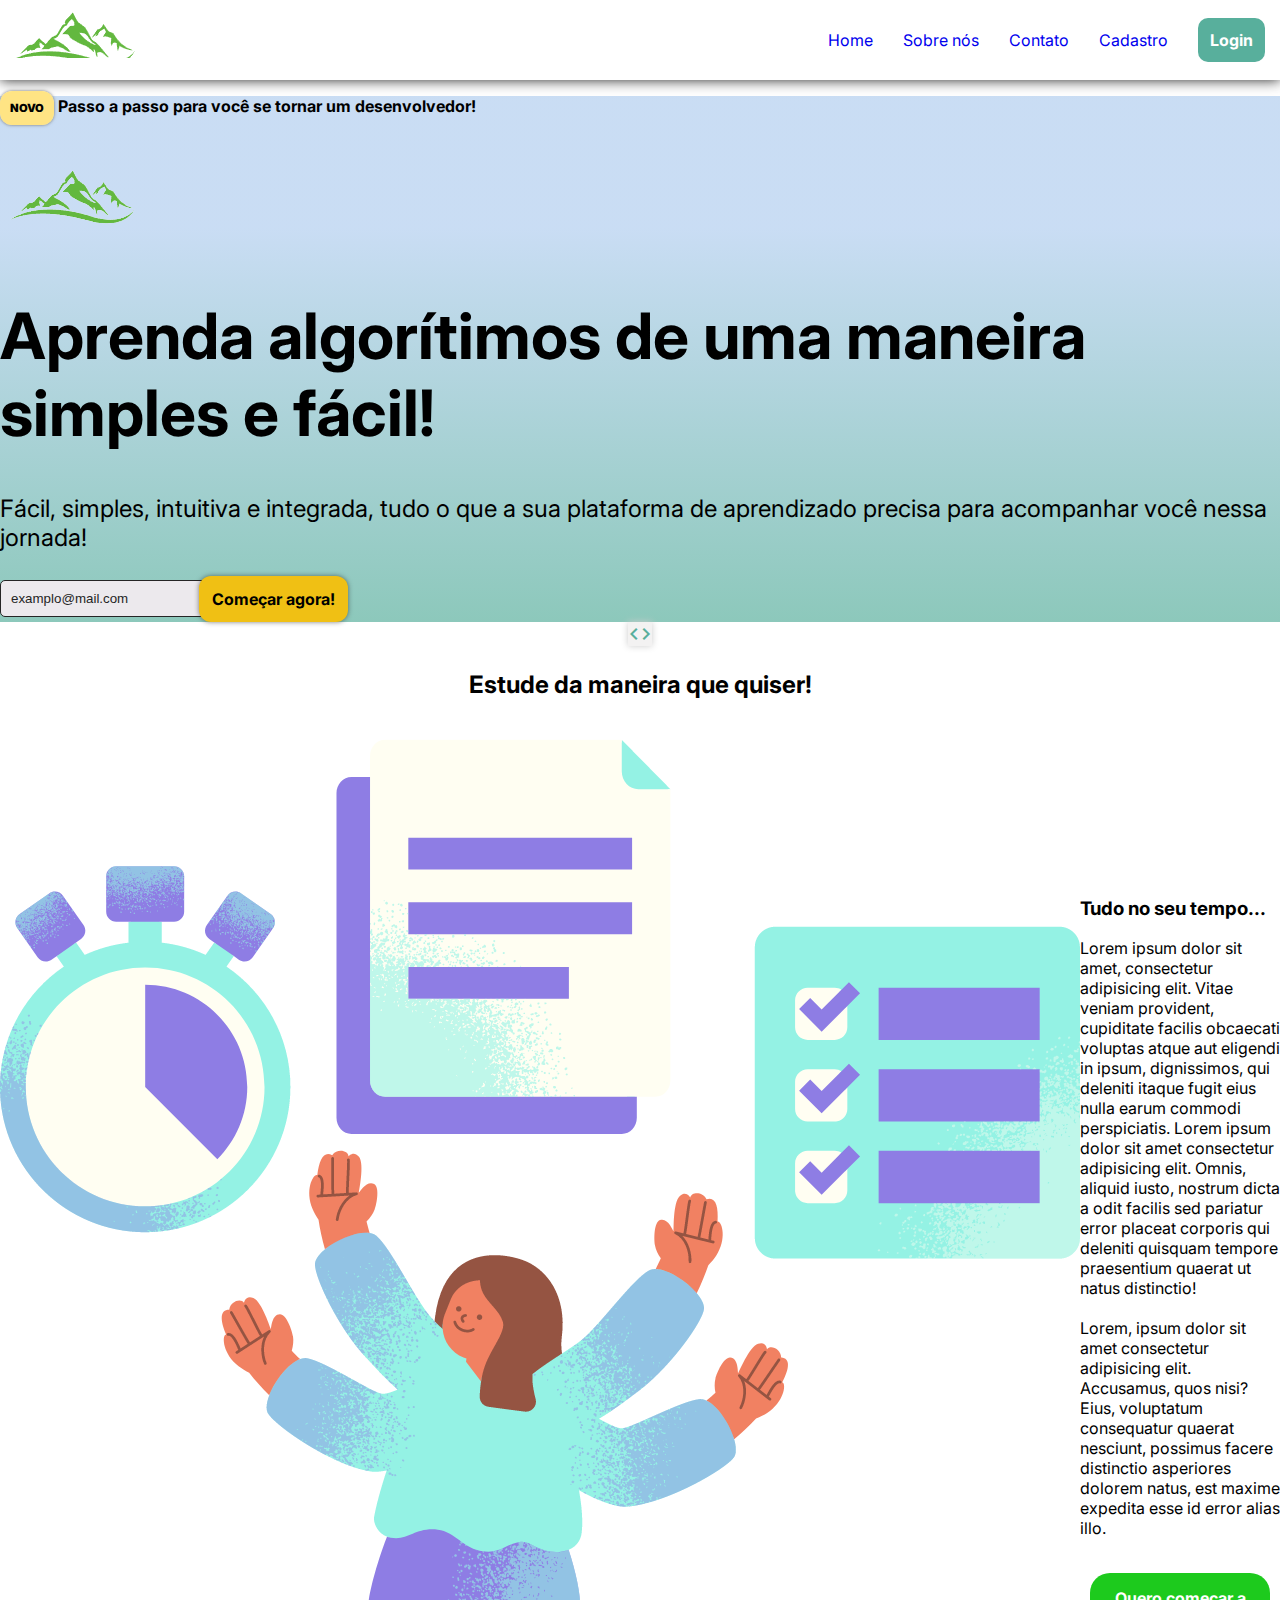
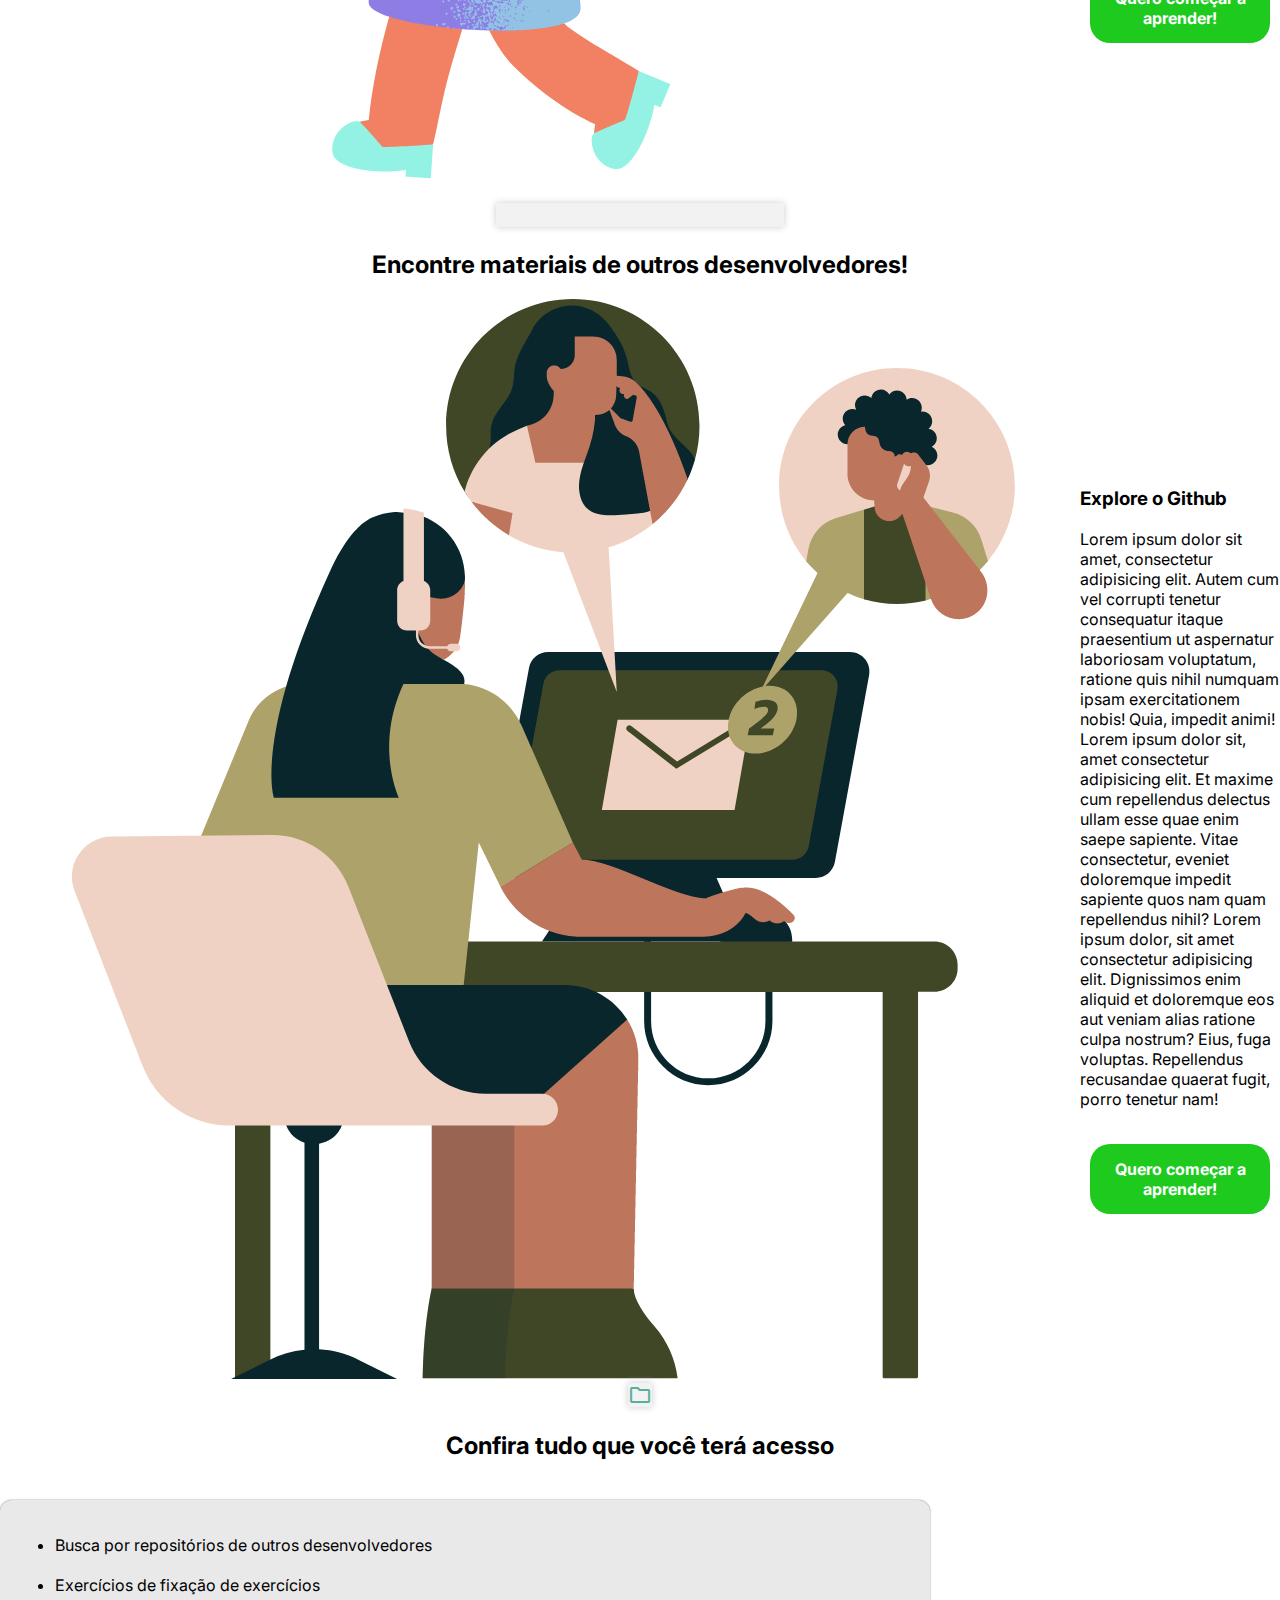
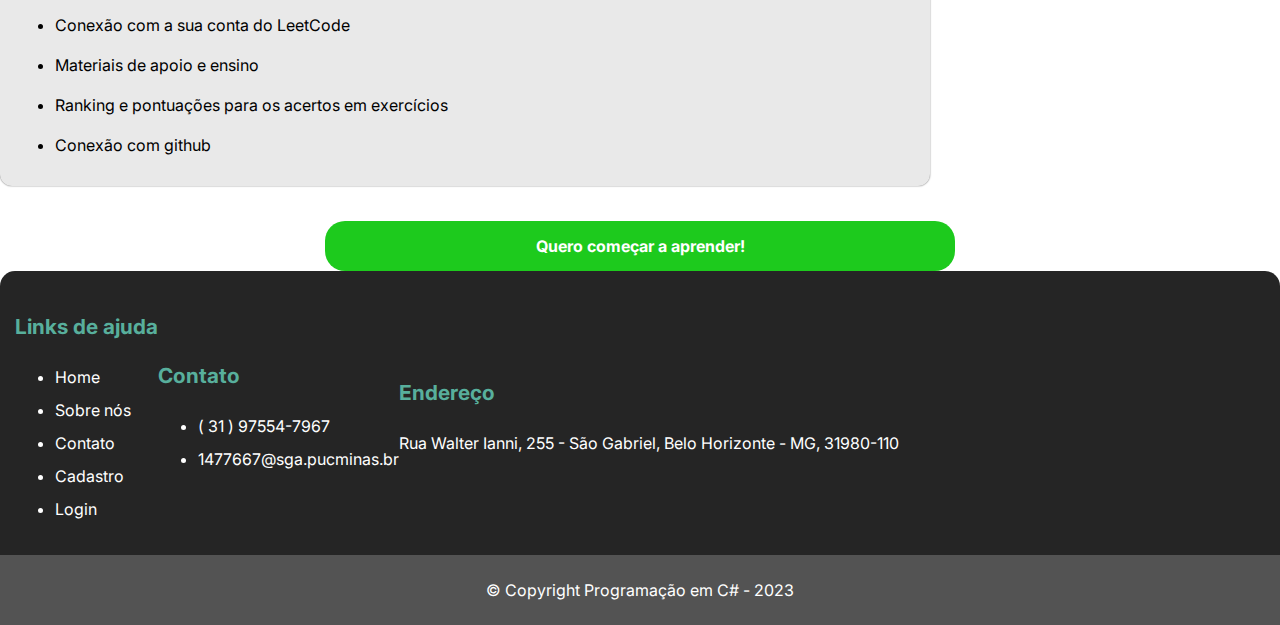
<file: codigo/index.html>
<!DOCTYPE html>
<html lang="pt-br">

<head>
    <meta charset="UTF-8">
    <meta http-equiv="X-UA-Compatible" content="IE=edge">
    <meta name="viewport" content="width=device-width, initial-scale=1.0">

    <link href="https://cdn.jsdelivr.net/npm/bootstrap@5.3.0/dist/css/bootstrap.min.css" rel="stylesheet" integrity="sha384-9ndCyUaIbzAi2FUVXJi0CjmCapSmO7SnpJef0486qhLnuZ2cdeRhO02iuK6FUUVM" crossorigin="anonymous">

    <!-- Links -->
    <link rel="stylesheet" href="global-styles/style.css"><!-- Global styles -->
    <link rel="stylesheet" href="header/assets/css/style.css"><!-- Header styles -->
    <link rel="stylesheet" href="pages-assets/home/css/style.css">
    <link rel="stylesheet" href="footer/css/style.css">

    <link rel="stylesheet" href="https://fonts.googleapis.com/icon?family=Material+Icons|Material+Icons+Outlined">

    <title>Programação em C#</title>
</head>

<body>
    <header>
        <div id="c-maxwidth-header">
            <div id="c-header-logo"></div>
            <span class="material-icons mob-hamburguer">
                menu
            </span>
            <nav>
                <ul>
                    <li>
                        <a href="index.html">
                            Home
                        </a> 
                    </li>
                    <li>
                        <a href="sobre-nos.html">
                            Sobre nós
                        </a>
                    </li>
                    <li>
                        <a href="contato.html">
                            Contato
                        </a>
                    </li>
                    <li>
                        <a href="cadastro.html">
                            Cadastro
                        </a>
                    </li>
                    <li>
                        <a class="login-btn-nav-header" href="login.html">
                            Login
                        </a>
                    </li>
                </ul>
            </nav>
        </div>
    </header>
    <main>
        <div class="bd-masthead py-5">
            <div class="container">
                <div class="text-center col-md-8 mx-auto">
                    <div>
                        <p id="warning-new-visitor">
                            <span id="badge-warning">NOVO</span> Passo a passo para você se tornar um desenvolvedor!
                        </p>
                    </div>
                    <div class="text-center my-5">                
                        <img alt="logotipo site" src="project-assets/logo-transparent.png" class="bg-light rounded-5">
                    </div>
                    <div>
                        <h1 class="fw-bolder" id="title-page">
                            Aprenda algorítimos de uma maneira simples e fácil!
                        </h1>
                        <p id="sub-title-page">
                            Fácil, simples, intuitiva e integrada, tudo o que a sua plataforma de aprendizado precisa para acompanhar você nessa jornada!
                        </p>
                        <div class="row my-5">
                            <div class="col-md-8 col-12 text-end">
                                <input placeholder="examplo@mail.com" id="i-mail-sign-up">
                            </div>
                            <div class="col-md-4 col-12 text-start">
                                <a id="link-to-sign-up">
                                    Começar agora!
                                </a>
                            </div>
                        </div>
                    </div>
                </div>            
            </div>
        </div>
        <div id="c-first-content" class="py-5 container col-md-8">
            <div class="desktop-center">
                <span class="material-icons p-3 rounded" style="background-color: #f3f2f2; color: #58AF9C;box-shadow: 0 0 0.3em #ccc;">
                    code
                </span>
                <h2 class="mt-4 fw-bolder w-md-50" style="color: black;">
                    Estude da maneira que quiser!
                </h2>
            </div>
            <div class="row">
                <div class="col-md-6 col-12 text-center">
                    <img alt="Imagem ilustrativa multi tarefa" src="project-assets/img-multi-tarefa.png" class="w-75">
                </div>
                <div class="col-md-6 col-12">
                    <h3 class="fw-bold mt-5">
                        Tudo no seu tempo...
                    </h3>
                    <p>
                        Lorem ipsum dolor sit amet, consectetur adipisicing elit. Vitae veniam provident, cupiditate facilis obcaecati voluptas atque aut eligendi in ipsum, dignissimos, qui deleniti itaque fugit eius nulla earum commodi perspiciatis.
                        Lorem ipsum dolor sit amet consectetur adipisicing elit. Omnis, aliquid iusto, nostrum dicta a odit facilis sed pariatur error placeat corporis qui deleniti quisquam tempore praesentium quaerat ut natus distinctio!
                        <br><br>
                        Lorem, ipsum dolor sit amet consectetur adipisicing elit. Accusamus, quos nisi? Eius, voluptatum consequatur quaerat nesciunt, possimus facere distinctio asperiores dolorem natus, est maxime expedita esse id error alias illo.
                    </p>
                    <a class="cta-button">
                        Quero começar a aprender!
                    </a>
                </div>                
            </div>
        </div>
        <div id="c-second-content" class="py-5 container col-md-8">
            <div class="desktop-center">
                <span class="material-icons  p-3 rounded" style="background-color: #f3f2f2; color: #58AF9C;box-shadow: 0 0 0.3em #ccc;">
                    account_tree
                </span>
                <h2 class="mt-4 fw-bolder w-md-50" style="color: #000;">
                    Encontre materiais de outros desenvolvedores!
                </h2>
            </div>
            <div class="row mt-5">
                <div class="col-md-6 col-12 text-center">
                    <img alt="Imagem ilustrativa para desenvolvedores" src="project-assets/other-users.png" class="w-75 mx-auto">
                </div>
                <div class="col-md-6 col-12">
                    <h3 class="fw-bold mt-5">
                        Explore o Github
                    </h3>
                    <p>
                        Lorem ipsum dolor sit amet, consectetur adipisicing elit. Autem cum vel corrupti tenetur consequatur itaque praesentium ut aspernatur laboriosam voluptatum, ratione quis nihil numquam ipsam exercitationem nobis! Quia, impedit animi!
                        Lorem ipsum dolor sit, amet consectetur adipisicing elit. Et maxime cum repellendus delectus ullam esse quae enim saepe sapiente. Vitae consectetur, eveniet doloremque impedit sapiente quos nam quam repellendus nihil?
                        Lorem ipsum dolor, sit amet consectetur adipisicing elit. Dignissimos enim aliquid et doloremque eos aut veniam alias ratione culpa nostrum? Eius, fuga voluptas. Repellendus recusandae quaerat fugit, porro tenetur nam!
                    </p>
                    <a class="cta-button">
                        Quero começar a aprender!
                    </a>
                </div>
            </div>
        </div>
        <div id="c-third-content" class="py-5 container">
            <div class="desktop-center">
                <span class="material-icons-outlined p-3 rounded" style="background-color: #f3f2f2; color: #58AF9C;box-shadow: 0 0 0.3em #ccc;">
                    folder
                </span>
                <h2 class="mt-4 fw-bolder w-md-50" style="color: #000;">
                    Confira tudo que você terá acesso
                </h2>
            </div>
            <div class="mx-auto" id="c-all-content-site">
                <ul>
                    <li>
                        Busca por repositórios de outros desenvolvedores
                    </li>
                    <li>
                        Exercícios de fixação de exercícios
                    </li>
                    <li>
                        Conexão com a sua conta do LeetCode
                    </li>
                    <li>
                        Materiais de apoio e ensino
                    </li>
                    <li>
                        Ranking e pontuações para os acertos em exercícios
                    </li>
                    <li>
                        Conexão com github
                    </li>
                </ul>
            </div>
            <a class="cta-button">
                Quero começar a aprender!
            </a>    
        </div>
    </main>
    <footer>
        <div id="c-footer-columns" class="row">
            <div class="column-footer col-md-3 col-12 mb-5" id="c-logo-footer">
            </div>
            <div class="column-footer col-md-3 col-12">
                <h4>
                    Links de ajuda
                </h4>
                <ul>
                    <li>
                        <a href="index.html">
                            Home
                        </a>
                    </li>
                    <li>
                        <a href="sobre-nos.html">
                            Sobre nós
                        </a>
                    </li>
                    <li>
                        <a href="contato.html">
                            Contato
                        </a>
                    </li>
                    <li>
                        <a href="cadastro.html">
                            Cadastro
                        </a>
                    </li>
                    <li>
                        <a href="login.html">
                            Login
                        </a>
                    </li>                    
                </ul>
            </div>
            <div class="column-footer col-md-3 col-12">
                <h4>
                    Contato
                </h4>
                <ul>
                    <li>
                        ( 31 ) 97554-7967
                    </li>
                    <li>
                        1477667@sga.pucminas.br
                    </li>
                </ul>
            </div>
            <div class="column-footer col-md-3 col-12">
                <h4>
                    Endereço
                </h4>
                <p style="color: white;">
                    Rua Walter Ianni, 255 - São Gabriel, Belo Horizonte - MG, 31980-110
                </p>
            </div>
        </div>
        <div class="copyright-footer">
            &copy; Copyright Programação em C# - 2023
        </div>
    </footer>
    <!-- Scripts -->
    <script type="text/javascript" src="header/assets/js/script.js"></script>
    <script type="text/javascript" src="pages-assets/home/js/home-script.js"></script>
</body>

</html>
</file>
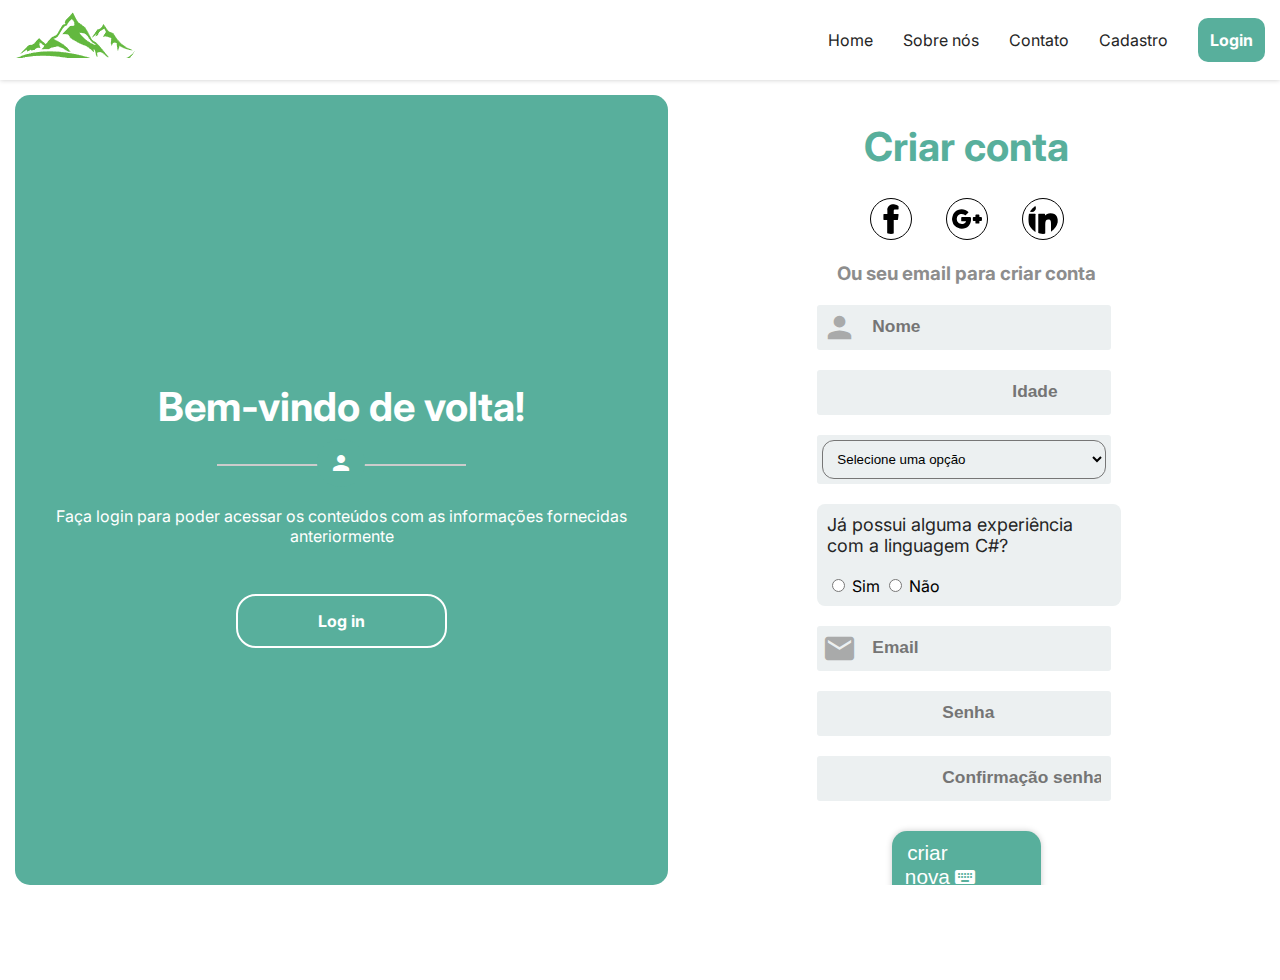
<file: codigo/cadastro.html>
<!DOCTYPE html>
<html lang="pt-br">
<head>

    <script>
        
        let session = sessionStorage.getItem( 'session' );
        
        if( session )
            window.location.href = 'conta.html'

    </script>

    <!-- Meta tags -->
    <meta charset="UTF-8">
    <meta http-equiv="X-UA-Compatible" content="IE=edge">
    <meta name="viewport" content="width=device-width, initial-scale=1.0">

    <link href="https://cdn.jsdelivr.net/npm/bootstrap@5.3.0/dist/css/bootstrap.min.css" rel="stylesheet" integrity="sha384-9ndCyUaIbzAi2FUVXJi0CjmCapSmO7SnpJef0486qhLnuZ2cdeRhO02iuK6FUUVM" crossorigin="anonymous">

    <!-- Links -->    
    <link rel="stylesheet" href="global-styles/style.css"><!-- Global styles -->
    <link rel="stylesheet" href="header/assets/css/style.css"><!-- Header styles -->
    <link rel="stylesheet" href="pages-assets/cadastro/css/style.css"><!-- Cadastro styles -->
    <link href="https://fonts.googleapis.com/icon?family=Material+Icons" rel="stylesheet"><!-- Material icons -->

    <title>Cadastro - Programação em C#</title>
</head>
<body>
    <header>
        <div id="c-maxwidth-header">
            <div id="c-header-logo"></div>
            <span class="material-icons mob-hamburguer">
                menu
            </span>
            <nav>
                <ul>
                    <li>
                        <a href="index.html">
                            Home
                        </a> 
                    </li>
                    <li>
                        <a href="sobre-nos.html">
                            Sobre nós
                        </a>
                    </li>
                    <li>
                        <a href="contato.html">
                            Contato
                        </a>
                    </li>
                    <li>
                        <a href="cadastro.html">
                            Cadastro
                        </a>
                    </li>
                    <li>
                        <a class="login-btn-nav-header" href="login.html">
                            Login
                        </a>
                    </li>
                </ul>
            </nav>
        </div>
    </header>
    <div class="container-fluid" style="height: 100%">
        <main class="row">
            <div id="login-call" class="col-md-4 col-12">
                <div id="c-login">
                    <h2 class="mb-4">
                        Bem-vindo de volta!
                    </h2>
                    <div class="divider-login">
                        <i class="material-icons" style="margin-left: -25px;">
                            person
                        </i>
                    </div>
                    <p>
                        Faça login para poder acessar os conteúdos com as informações fornecidas anteriormente
                    </p><br><br>
                    <a href="login.html">Log in</a>
                </div>            
            </div>
            <aside id="create-account-side" class="col-md-8 col-12">
                <div id="c-center-form-create-account">
                    <h1>
                        Criar conta
                    </h1>
                    <div id="c-social-login-types">
                        <object data="pages-assets/cadastro/imgs/social-icons/facebook-icon.svg" width="30" height="30"> </object>
                        <object data="pages-assets/cadastro/imgs/social-icons/google-icon.svg" width="30" height="30"> </object>
                        <object data="pages-assets/cadastro/imgs/social-icons/linkedin-icon.svg" width="30" height="30"> </object>
                    </div>
                    <h3 style="color:#8d8d8d">
                        Ou seu email para criar conta
                    </h3>
                    <form name="save-new-user">
                        <div class="c-input-account-new">
                            <i class="material-icons">
                                person
                            </i>
                            <input placeholder="Nome" id="nome-cadastro">
                        </div>
                        <div class="c-input-account-new">
                            <i class="material-icons">
                                badge
                            </i>
                            <input placeholder="Idade" value="" type="number" id="user-idade">
                        </div>
                        <div class="c-input-account-new">
                            <select id="s-escolaridade-options">
                                <option value="" disabled selected>Selecione uma opção</option>
                                <option value="ensino-fundamental">Ensino Fundamental</option>
                                <option value="ensino-medio">Ensino médio</option>
                                <option value="ensino-superior">Ensino Superior</option>
                                <option value="pos-graduacao">Pós Graduação</option>
                            </select>
                        </div>
                        <p style="text-align:start;background-color: #ECF0F1;padding: 10px;border-radius: 8px;width: 95%;">
                            <label for="experiencia-csharp" style="font-weight: 6   00;font-size: 18px;color:#252525">
                                Já possui alguma experiência com a linguagem C#?
                            </label><br><br>
                            <input type="radio" id="sim" name="experiencia-csharp" value="sim" required/>
                            <label for="sim">Sim</label>
                            <input type="radio" id="nao" name="experiencia-csharp" value="nao" required/>
                            <label for="nao">Não</label>
                        </p>
                        <div class="c-input-account-new">
                            <i class="material-icons">
                                mail
                            </i>
                            <input placeholder="Email" id="email-cadastro">
                        </div>
                        <div class="c-input-account-new">
                            <i class="material-icons">
                                key
                            </i>
                            <input placeholder="Senha" id="senha-cadastro" type="password">
                        </div>
                        <div class="c-input-account-new">
                            <i class="material-icons">
                                key
                            </i>
                            <input placeholder="Confirmação senha" id="confirm-senha-cadastro" type="password">
                        </div>
                        <button class="row" type="button" onclick="cadastrar()">
                            <span>criar nova conta</span>
                            <i class="material-icons">
                                keyboard_double_arrow_right
                            </i>
                        </button>
                    </form>
                </div>            
            </aside>
        </main>
    </div>    
    <!-- Scripts -->
    <script type="text/javascript" src="header/assets/js/script.js"></script>
    <script type="text/javascript" src="global/js/db-actions.js"></script>
    <script type="text/javascript" src="pages-assets/cadastro/js/script.js"></script>
</body>
</html>
</file>
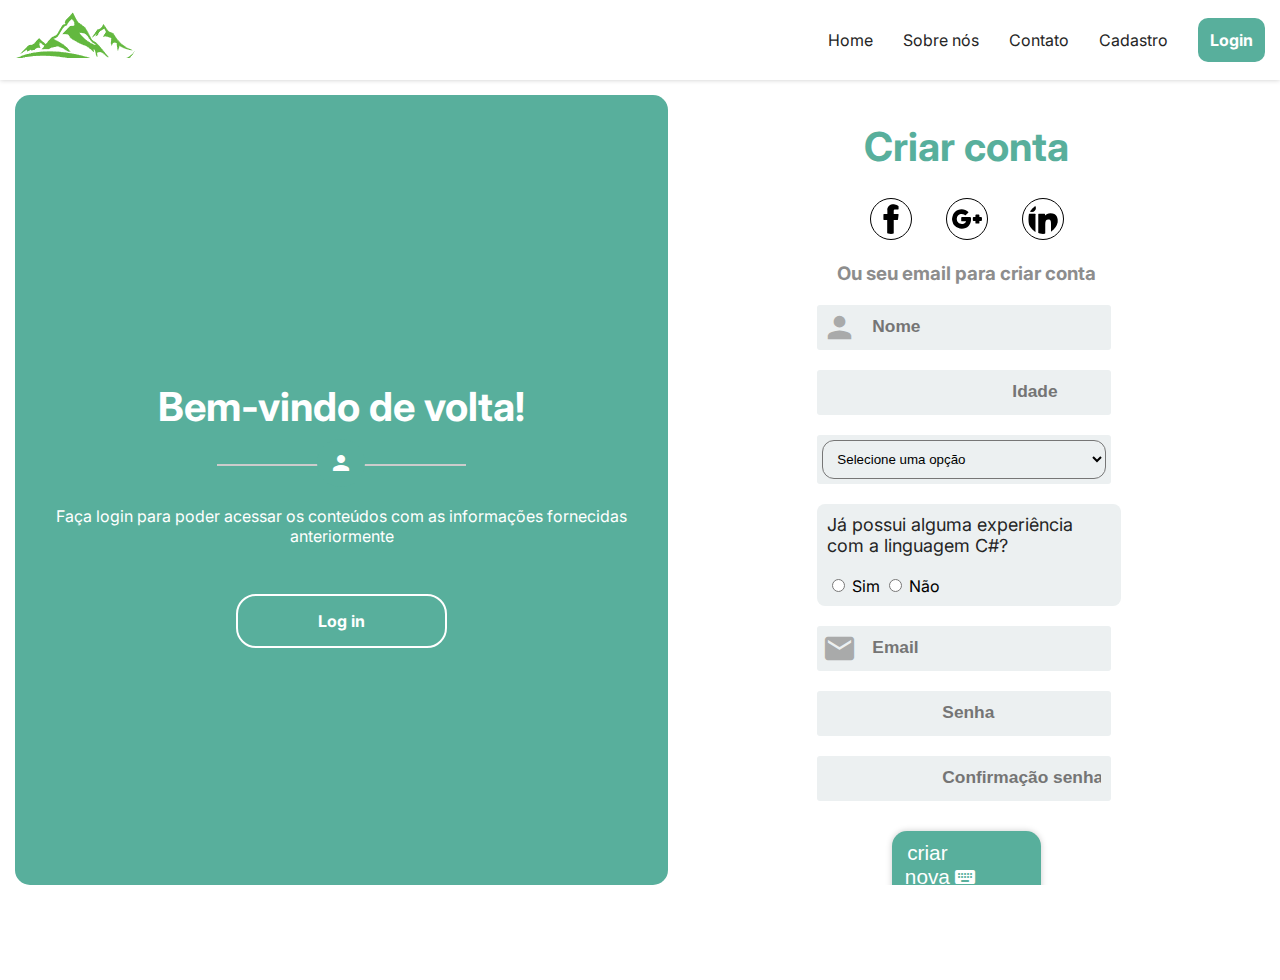
<file: codigo/conta.html>
<!DOCTYPE html>
<html lang="pt-br">
<head>

    <script type="text/javascript" src="global/js/db-actions.js"></script>
    <script type="text/javascript" src="global/js/User.js"></script>
    <script type="text/javascript" src="global/js/Conquistas.js"></script>
    <script id="check-session" type="text/javascript" src="pages-assets/conta/js/check-session.js"></script>

    <meta charset="UTF-8">
    <meta http-equiv="X-UA-Compatible" content="IE=edge">
    <meta name="viewport" content="width=device-width, initial-scale=1.0">
    <title>Minha conta</title>

    <!-- Estilos -->
    <link rel="stylesheet" href="global-styles/style.css"><!-- Global styles -->
    <link rel="stylesheet" href="header/assets/css/style.css">
    <link rel="stylesheet" href="pages-assets/conta/css/style.css">

    <link rel="stylesheet" href="https://fonts.googleapis.com/icon?family=Material+Icons">

    <!-- Bootstrap -->
    <link href="https://cdn.jsdelivr.net/npm/bootstrap@5.3.0-alpha3/dist/css/bootstrap.min.css" rel="stylesheet" integrity="sha384-KK94CHFLLe+nY2dmCWGMq91rCGa5gtU4mk92HdvYe+M/SXH301p5ILy+dN9+nJOZ" crossorigin="anonymous">

</head>
<body>
    <header>
        <div class="container">
            <div class="row justify-content-between align-content-center">
                <div class="col-6 d-flex align-content-center" style="flex-wrap: wrap;" id="c-menu-hamburguer">
                    <span class="material-icons hamburguer-conta d-inline-flex" style="width: 48px; height: 48px;font-size: 32px;" onclick="controll_view_dashboard(  )">
                        menu
                    </span>
                </div>
                <div class="col-6" id="c-logo-header-account">
                    <a href="../codigo/index.html">
                        <img alt="Logotipo site" src="project-assets/logo-transparent.png" style="height: 120px;margin-top: -30px;">
                    </a> 
                </div>
            </div>                       
        </div>
    </header>
    <div style="display:flex">
        <div id="nav-dash-conta">
            <div id="c-user-picture">
                <img alt="Avatar image cliente" src="https://api.dicebear.com/6.x/bottts/svg" id="user-avatar">
                <h2 id="name-client-sidebar">
                    Nome do cliente
                </h2>
            </div>
            <nav id="c-list-options-dash">
                <ul>
                    <li>
                        <a href="?content=meus-dados">
                            Meus dados
                        </a>
                        <i class="material-icons">
                            arrow_forward_ios
                        </i>
                    </li>
                    <li>
                        <a href="?content=respositorios">
                            Repositorios
                        </a>
                        <i class="material-icons">
                            arrow_forward_ios
                        </i>
                    </li>
                </ul>
            </nav>
        </div>
        <main id="main-dash-content">

        </main>
    </div>    
    <script src="https://cdn.jsdelivr.net/npm/bootstrap@5.3.0-alpha3/dist/js/bootstrap.bundle.min.js" integrity="sha384-ENjdO4Dr2bkBIFxQpeoTz1HIcje39Wm4jDKdf19U8gI4ddQ3GYNS7NTKfAdVQSZe" crossorigin="anonymous"></script>
    <script src="https://ajax.googleapis.com/ajax/libs/jquery/3.6.4/jquery.min.js"></script>    
    <script type="text/javascript" src="pages-assets/conta/js/script.js"></script>
</body>
</html>
</file>
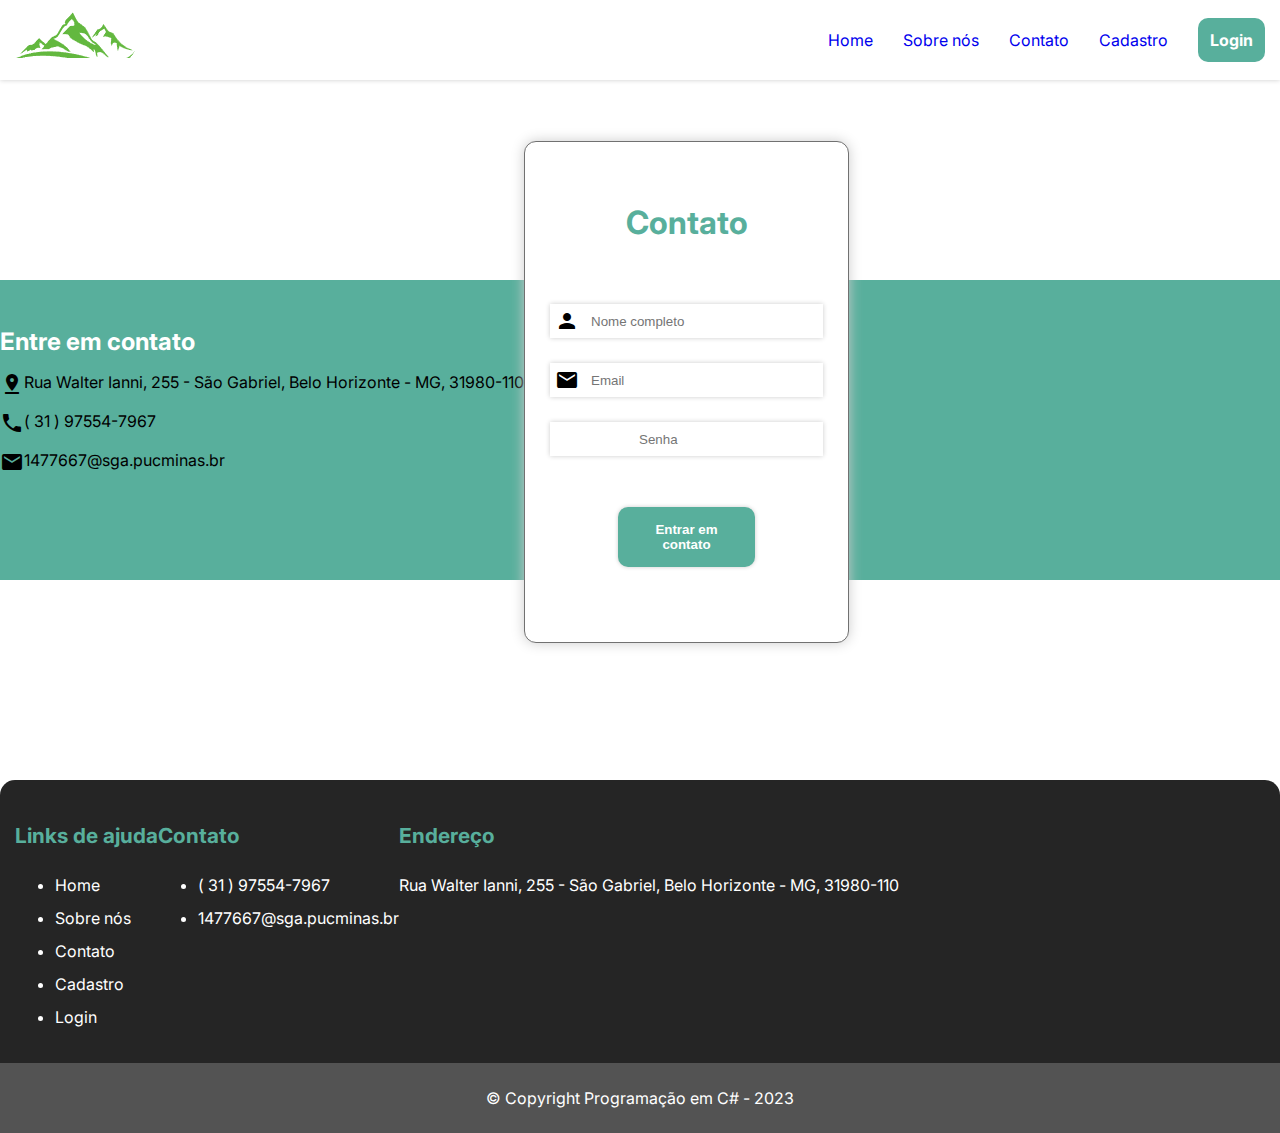
<file: codigo/contato.html>
<!DOCTYPE html>
<html lang="pt-br">
<head>
    <meta charset="UTF-8">
    <meta http-equiv="X-UA-Compatible" content="IE=edge">
    <meta name="viewport" content="width=device-width, initial-scale=1.0">

    <link href="https://cdn.jsdelivr.net/npm/bootstrap@5.3.0/dist/css/bootstrap.min.css" rel="stylesheet" integrity="sha384-9ndCyUaIbzAi2FUVXJi0CjmCapSmO7SnpJef0486qhLnuZ2cdeRhO02iuK6FUUVM" crossorigin="anonymous">

    <!-- Links -->
    <link rel="stylesheet" href="global-styles/style.css"><!-- Global styles -->
    <link rel="stylesheet" href="header/assets/css/style.css"><!-- Header styles -->
    <link rel="stylesheet" href="pages-assets/contato/css/style.css">
    <link rel="stylesheet" href="footer/css/style.css">

    <link rel="stylesheet" href="https://fonts.googleapis.com/icon?family=Material+Icons">

    <title>Document</title>
</head>
<body>
    <header>
        <div id="c-maxwidth-header">
            <div id="c-header-logo"></div>
            <span class="material-icons mob-hamburguer">
                menu
            </span>
            <nav>
                <ul>
                    <li>
                        <a href="index.html">
                            Home
                        </a> 
                    </li>
                    <li>
                        <a href="sobre-nos.html">
                            Sobre nós
                        </a>
                    </li>
                    <li>
                        <a href="contato.html">
                            Contato
                        </a>
                    </li>
                    <li>
                        <a href="cadastro.html">
                            Cadastro
                        </a>
                    </li>
                    <li>
                        <a class="login-btn-nav-header" href="login.html">
                            Login
                        </a>
                    </li>
                </ul>
            </nav>
        </div>
    </header>
    <main>
        <div id="c-contato">
            <div style="max-width:1300px;margin:auto;align-items: center;height: 100%;" class="row">
                <div id="c-info-contato" class="col-md-8 col-12">
                    <h1>
                        Entre em contato
                    </h1>
                    <div class="c-contact-types row">
                        <i class="material-icons">
                            pin_drop
                        </i>
                        <span>
                            Rua Walter Ianni, 255 - São Gabriel, Belo Horizonte - MG, 31980-110
                        </span>
                    </div>  
                    <div class="c-contact-types row">
                        <i class="material-icons">
                            call
                        </i>
                        <span>
                            ( 31 ) 97554-7967
                        </span>
                    </div>
                    <div class="c-contact-types row">
                        <i class="material-icons">
                            mail
                        </i>
                        <span>
                            1477667@sga.pucminas.br
                        </span>
                    </div>  
                </div>
                <div id="c-form-contato" class="col-md-4 col-12">
                    <form name="form-contato-site">
                        <h1>
                            Contato
                        </h1>
                        <div class="c-input-form row">
                            <i class="material-icons">
                                person
                            </i>
                            <input placeholder="Nome completo" value="" id="nome-user-contato">
                        </div>
                        <div class="c-input-form row">
                            <i class="material-icons">
                                mail
                            </i>
                            <input placeholder="Email" value="" id="nome-user-contato">
                        </div>
                        <div class="c-input-form row">
                            <i class="material-icons">
                                key
                            </i>
                            <input placeholder="Senha" value="" id="nome-user-contato">
                        </div>
                        <div class="c-button-contato">
                            <button>
                                Entrar em contato
                            </button>
                        </div>
                    </form>
                </div>
            </div>            
        </div>
    </main>
    <footer>
        <div id="c-footer-columns" class="row">
            <div class="column-footer mb-5 col-md-3 col-12" id="c-logo-footer">
            </div>
            <div class="column-footer col-md-3 col-12">
                <h4>
                    Links de ajuda
                </h4>
                <ul>
                    <li>
                        <a href="index.html">
                            Home
                        </a>
                    </li>
                    <li>
                        <a href="sobre-nos.html">
                            Sobre nós
                        </a>
                    </li>
                    <li>
                        <a href="contato.html">
                            Contato
                        </a>
                    </li>
                    <li>
                        <a href="cadastro.html">
                            Cadastro
                        </a>
                    </li>
                    <li>
                        <a href="login.html">
                            Login
                        </a>
                    </li>                    
                </ul>
            </div>
            <div class="column-footer col-md-3 col-12">
                <h4>
                    Contato
                </h4>
                <ul>
                    <li>
                        ( 31 ) 97554-7967
                    </li>
                    <li>
                        1477667@sga.pucminas.br
                    </li>
                </ul>
            </div>
            <div class="column-footer col-md-3 col-12">
                <h4>
                    Endereço
                </h4>
                <p style="color: white;">
                    Rua Walter Ianni, 255 - São Gabriel, Belo Horizonte - MG, 31980-110
                </p>
            </div>
        </div>
        <div class="copyright-footer">
            &copy; Copyright Programação em C# - 2023
        </div>
    </footer>
    <!-- Scripts -->
    <script type="text/javascript" src="header/assets/js/script.js"></script>
</body>
</html>
</file>
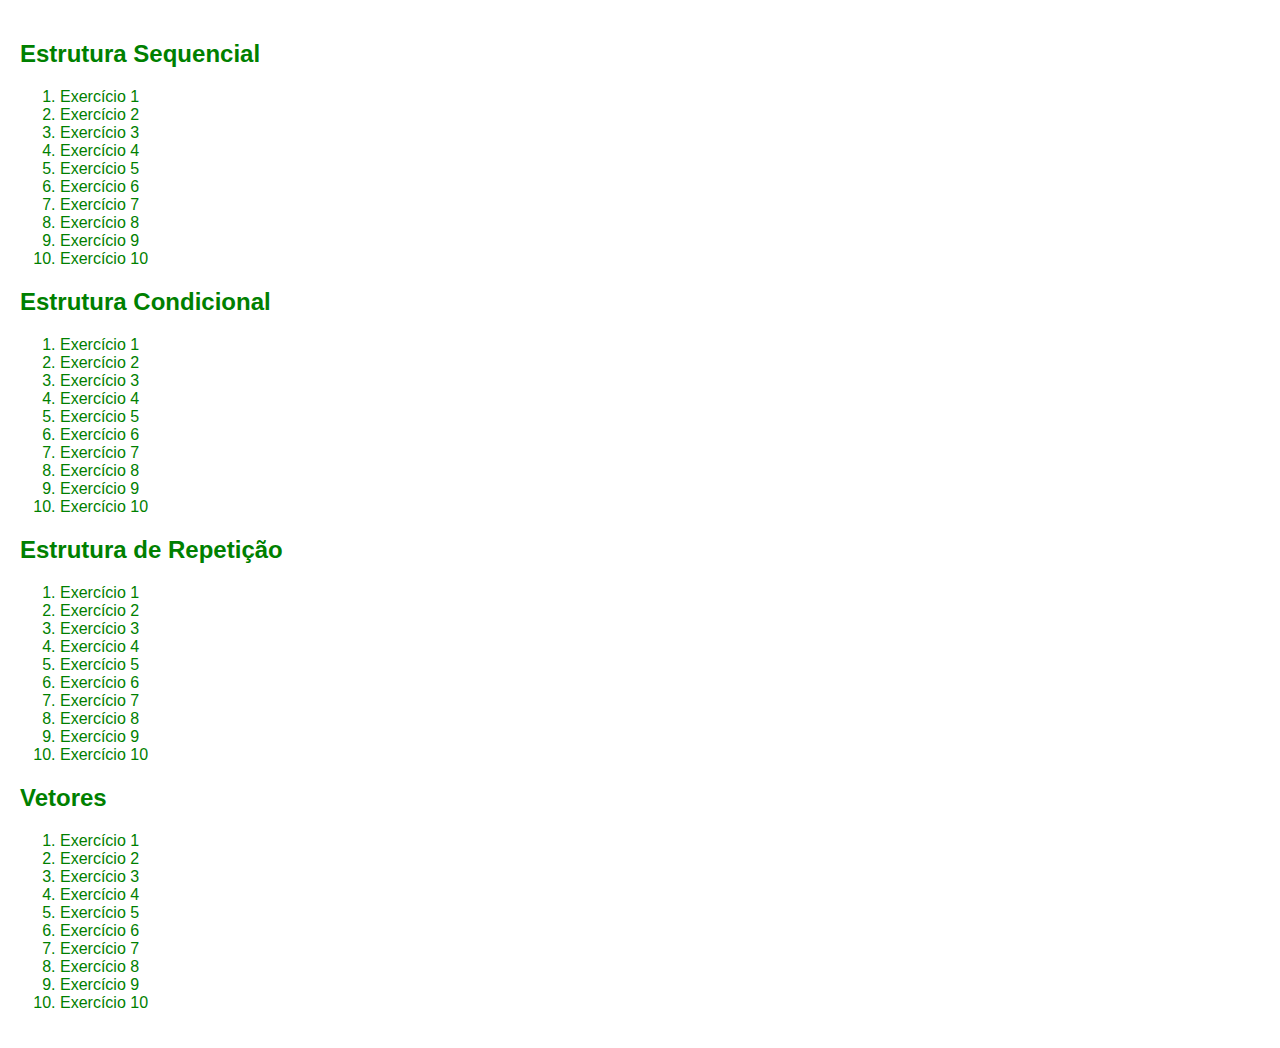
<file: codigo/danilo.html>
<!DOCTYPE html>
<html>
  <head>
    <title>Exercícios</title>
    <style>
      body {
        font-family: Arial, sans-serif;
        margin: 0;
        padding: 0;
      }
      #exercicios {
        background-color: white;
        color: green;
        padding: 20px;
      }
      h2 {
        margin-top: 20px;
      }
    </style>
  </head>
  <body>
    <div id="exercicios"></div>

    <script>
      const exercicios = {
        "Estrutura Sequencial": [
          "Exercício 1",
          "Exercício 2",
          "Exercício 3",
          "Exercício 4",
          "Exercício 5",
          "Exercício 6",
          "Exercício 7",
          "Exercício 8",
          "Exercício 9",
          "Exercício 10"
        ],
        "Estrutura Condicional": [
          "Exercício 1",
          "Exercício 2",
          "Exercício 3",
          "Exercício 4",
          "Exercício 5",
          "Exercício 6",
          "Exercício 7",
          "Exercício 8",
          "Exercício 9",
          "Exercício 10"
        ],
        "Estrutura de Repetição": [
          "Exercício 1",
          "Exercício 2",
          "Exercício 3",
          "Exercício 4",
          "Exercício 5",
          "Exercício 6",
          "Exercício 7",
          "Exercício 8",
          "Exercício 9",
          "Exercício 10"
        ],
        Vetores: [
          "Exercício 1",
          "Exercício 2",
          "Exercício 3",
          "Exercício 4",
          "Exercício 5",
          "Exercício 6",
          "Exercício 7",
          "Exercício 8",
          "Exercício 9",
          "Exercício 10"
        ]
      };

      const listaExercicios = document.getElementById("exercicios");

      for (const categoria in exercicios) {
        const tituloCategoria = document.createElement("h2");
        tituloCategoria.textContent = categoria;

        const listaExerciciosCategoria = document.createElement("ol");

        exercicios[categoria].forEach(exercicio => {
          const itemListaExercicios = document.createElement("li");
          itemListaExercicios.textContent = exercicio;
          listaExerciciosCategoria.appendChild(itemListaExercicios);
        });

        listaExercicios.appendChild(tituloCategoria);
        listaExercicios.appendChild(listaExerciciosCategoria);
      }
    </script>
  </body>
</html>
</file>
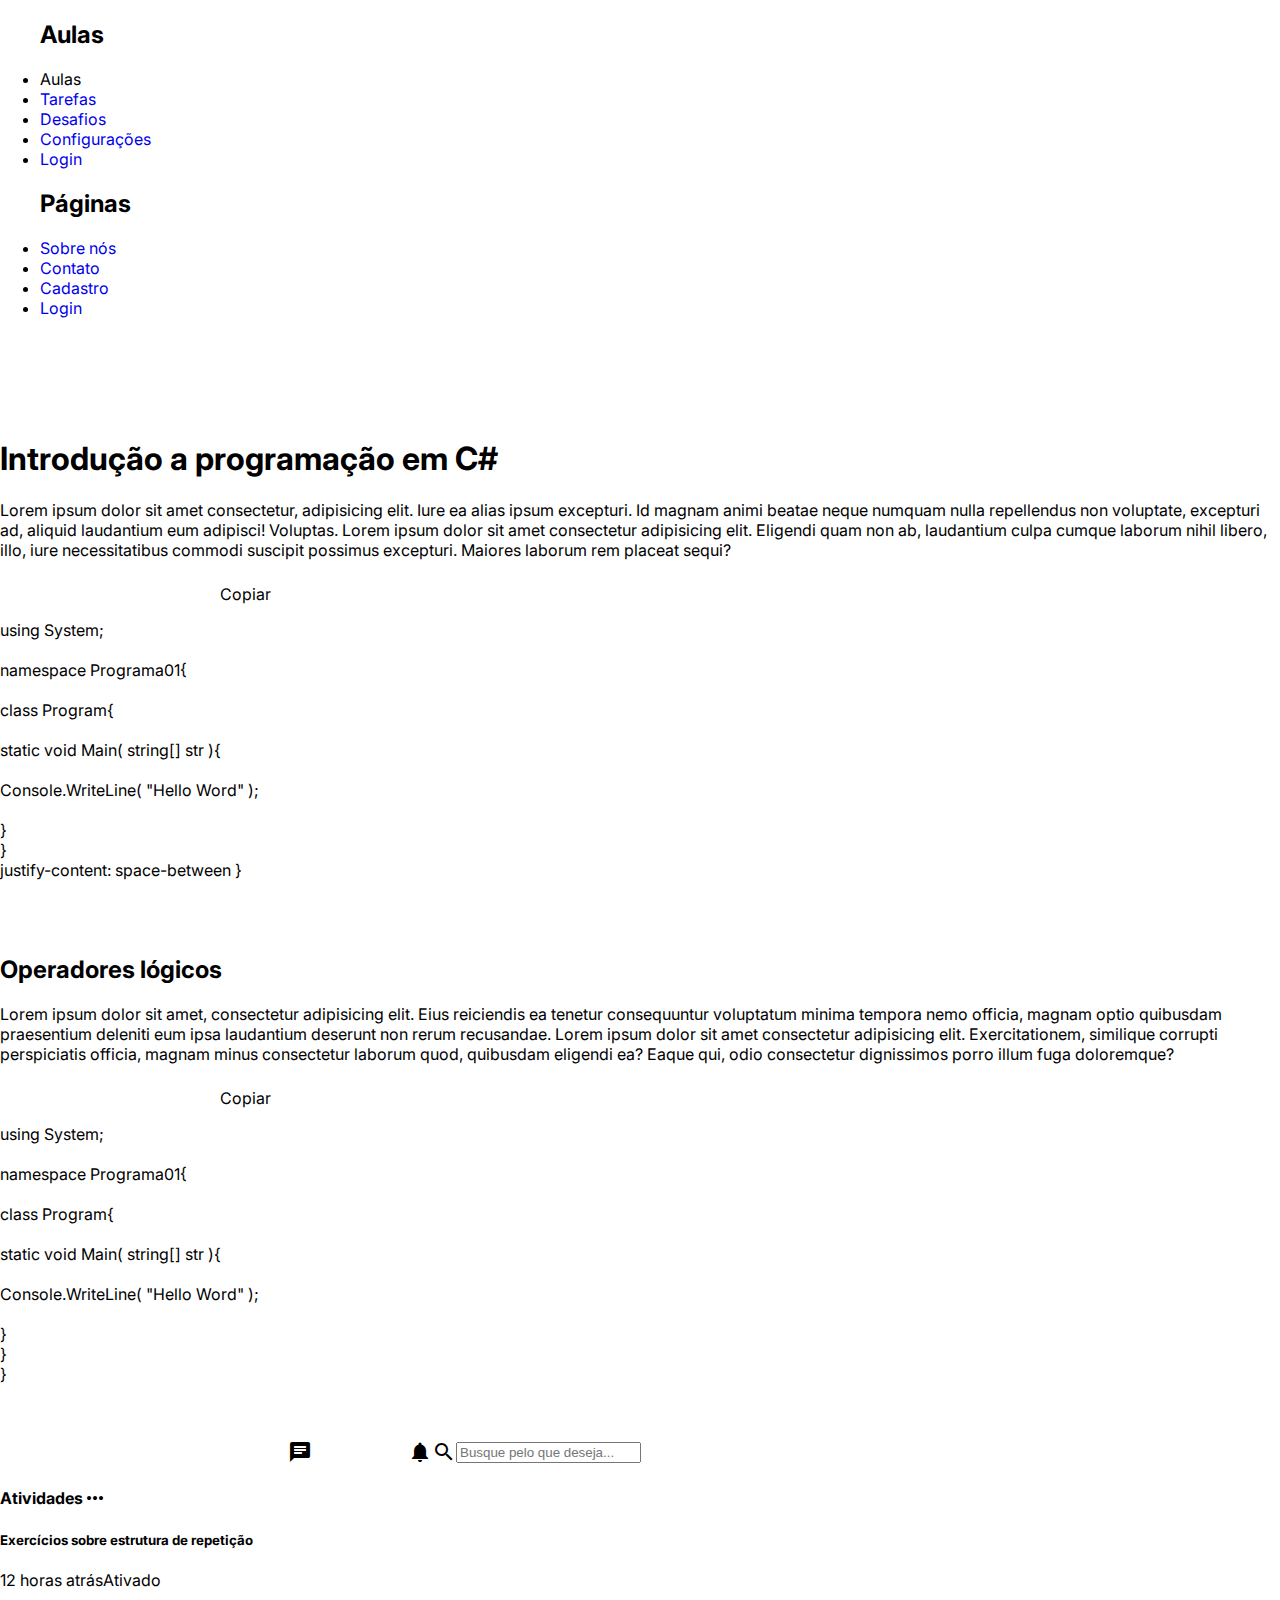
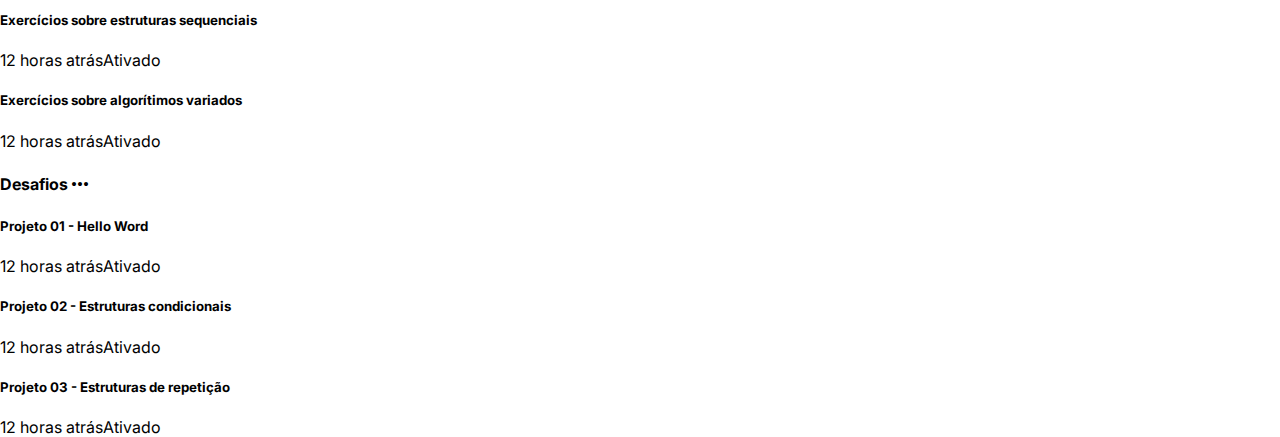
<file: codigo/home.html>
<!DOCTYPE html>
<html lang="pt-br">
<head>
    <meta charset="UTF-8">
    <meta http-equiv="X-UA-Compatible" content="IE=edge">
    <meta name="viewport" content="width=device-width, initial-scale=1.0">

    <!-- Links -->
    <link rel="stylesheet" href="global-styles/style.css"><!-- Global styles -->
    <link rel="stylesheet" href="pages-assets/home/css/style.css">

    <link rel="stylesheet" href="https://fonts.googleapis.com/icon?family=Material+Icons">

    <title>Programação em C#</title>
</head>
<body>
    <main>
        <nav id="painel-controller">
            <div class="logo-site-nav"></div>
            <ul class="list-nav-menus">
                <h2>
                    Aulas
                </h2>
                <li>
                    <a>Aulas</a>
                </li>
                <li>
                    <a href="sobre-nos.html">
                        Tarefas
                    </a>
                </li>
                <li>
                    <a href="contato.html">
                        Desafios
                    </a>
                </li>
                <li>
                    <a href="cadastro.html">
                        Configurações
                    </a>
                </li>
                <li>                                                                
                    <a class="login-btn-nav-header" href="login.html">
                        Login
                    </a>
                </li>
                <h2>
                    Páginas
                </h2>
                <li>
                    <a href="sobre-nos.html">
                        Sobre nós
                    </a>
                </li>
                <li>
                    <a href="contato.html">
                        Contato
                    </a>
                </li>
                <li>
                    <a href="cadastro.html">
                        Cadastro
                    </a>
                </li>
                <li>
                    <a href="login.html">
                        Login
                    </a>
                </li>
                <div style="height:100px"></div>
            </ul>            
        </nav>
        <aside id="c-content-page">
            <div class="img-header-content-page" style="background-image: url( 'https://media.istockphoto.com/id/537331500/photo/programming-code-abstract-technology-background-of-software-deve.jpg?s=612x612&w=0&k=20&c=jlYes8ZfnCmD0lLn-vKvzQoKXrWaEcVypHnB5MuO-g8=' )"></div>
            <h1>
                Introdução a programação em C#
            </h1>
            <p>
                Lorem ipsum dolor sit amet consectetur, adipisicing elit. Iure ea alias ipsum excepturi. Id magnam animi beatae neque numquam nulla repellendus non voluptate, excepturi ad, aliquid laudantium eum adipisci! Voluptas.
                Lorem ipsum dolor sit amet consectetur adipisicing elit. Eligendi quam non ab, laudantium culpa cumque laborum nihil libero, illo, iure necessitatibus commodi suscipit possimus excepturi. Maiores laborum rem placeat sequi?
            </p>
            <div class="code-contain-content">
                <div class="c-copy-code-button">
                    <span>
                        <i class="material-icons">
                            file_copy
                        </i>
                        Copiar
                    </span>
                </div>
                <div class="code-contain">
                    <p>
                        using System;<br>
                        <br>
                        namespace Programa01{<br>
                            <br>
                            class Program{<br>
                                <br>
                                static void Main( string[] str ){<br>
                                    <br>
                                        Console.WriteLine( "Hello Word" );<br>
                                    <br>
                                }
                                <br>
                            }
                            <br>
                            <span class="property-name">justify-content: </span><span>space-between</span>
                        }
                    </p>
                </div>
            </div><br><br>
            <h2>
                Operadores lógicos
            </h2>
            <p>
                Lorem ipsum dolor sit amet, consectetur adipisicing elit. Eius reiciendis ea tenetur consequuntur voluptatum minima tempora nemo officia, magnam optio quibusdam praesentium deleniti eum ipsa laudantium deserunt non rerum recusandae.
                Lorem ipsum dolor sit amet consectetur adipisicing elit. Exercitationem, similique corrupti perspiciatis officia, magnam minus consectetur laborum quod, quibusdam eligendi ea? Eaque qui, odio consectetur dignissimos porro illum fuga doloremque?
            </p>
            <div class="code-contain-content">
                <div class="c-copy-code-button">
                    <span>
                        <i class="material-icons">
                            file_copy
                        </i>
                        Copiar
                    </span>
                </div>
                <div class="code-contain">
                    <p>
                        using System;<br>
                        <br>
                        namespace Programa01{<br>
                            <br>
                            class Program{<br>
                                <br>
                                static void Main( string[] str ){<br>
                                    <br>
                                        Console.WriteLine( "Hello Word" );<br>
                                    <br>
                                }
                                <br>
                            }
                            <br>
                        }
                    </p>
                </div>
            </div><br><br>
        </aside>
        <div id="c-new-contentes">
            <div class="c-search-btns row">
                <i class="material-icons">
                    mark_unread_chat_alt
                </i>
                <i class="material-icons">
                    notifications
                </i>
                <div class="search-input row">
                    <i class="material-icons">
                        search
                    </i>
                    <input placeholder="Busque pelo que deseja..." value="">
                </div>
            </div>
            <div class="c-new-content-home">
                <h4 class="row">
                    <span>
                        Atividades
                    </span>
                    <i class="material-icons">
                        more_horiz
                    </i>
                </h4>
                <div class="c-info-content">
                    <h5>
                        Exercícios sobre estrutura de repetição
                    </h5>
                    <div class="info-new-content row">
                        <span class="time-posting">
                            12 horas atrás
                        </span>
                        <span class="active-type-content">
                            Ativado
                        </span>
                    </div>
                </div>
                <div class="c-info-content">
                    <h5>
                        Exercícios sobre estruturas sequenciais
                    </h5>
                    <div class="info-new-content row">
                        <span class="time-posting">
                            12 horas atrás
                        </span>
                        <span class="active-type-content">
                            Ativado
                        </span>
                    </div>
                </div>
                <div class="c-info-content">
                    <h5>
                        Exercícios sobre algorítimos variados
                    </h5>
                    <div class="info-new-content row">
                        <span class="time-posting">
                            12 horas atrás
                        </span>
                        <span class="active-type-content">
                            Ativado
                        </span>
                    </div>
                </div>
            </div>
            <div class="c-new-content-home">
                <h4 class="row">
                    <span>
                        Desafios
                    </span>
                    <i class="material-icons">
                        more_horiz
                    </i>
                </h4>
                <div class="c-info-content">
                    <h5>
                        Projeto 01 - Hello Word
                    </h5>
                    <div class="info-new-content row">
                        <span class="time-posting">
                            12 horas atrás
                        </span>
                        <span class="active-type-content">
                            Ativado
                        </span>
                    </div>
                </div>
                <div class="c-info-content">
                    <h5>
                        Projeto 02 - Estruturas condicionais
                    </h5>
                    <div class="info-new-content row">
                        <span class="time-posting">
                            12 horas atrás
                        </span>
                        <span class="active-type-content">
                            Ativado
                        </span>
                    </div>
                </div>
                <div class="c-info-content">
                    <h5>
                        Projeto 03 - Estruturas de repetição
                    </h5>
                    <div class="info-new-content row">
                        <span class="time-posting">
                            12 horas atrás
                        </span>
                        <span class="active-type-content">
                            Ativado
                        </span>
                    </div>
                </div>
            </div>
        </div>
    </main>
</body>
</html>
</file>
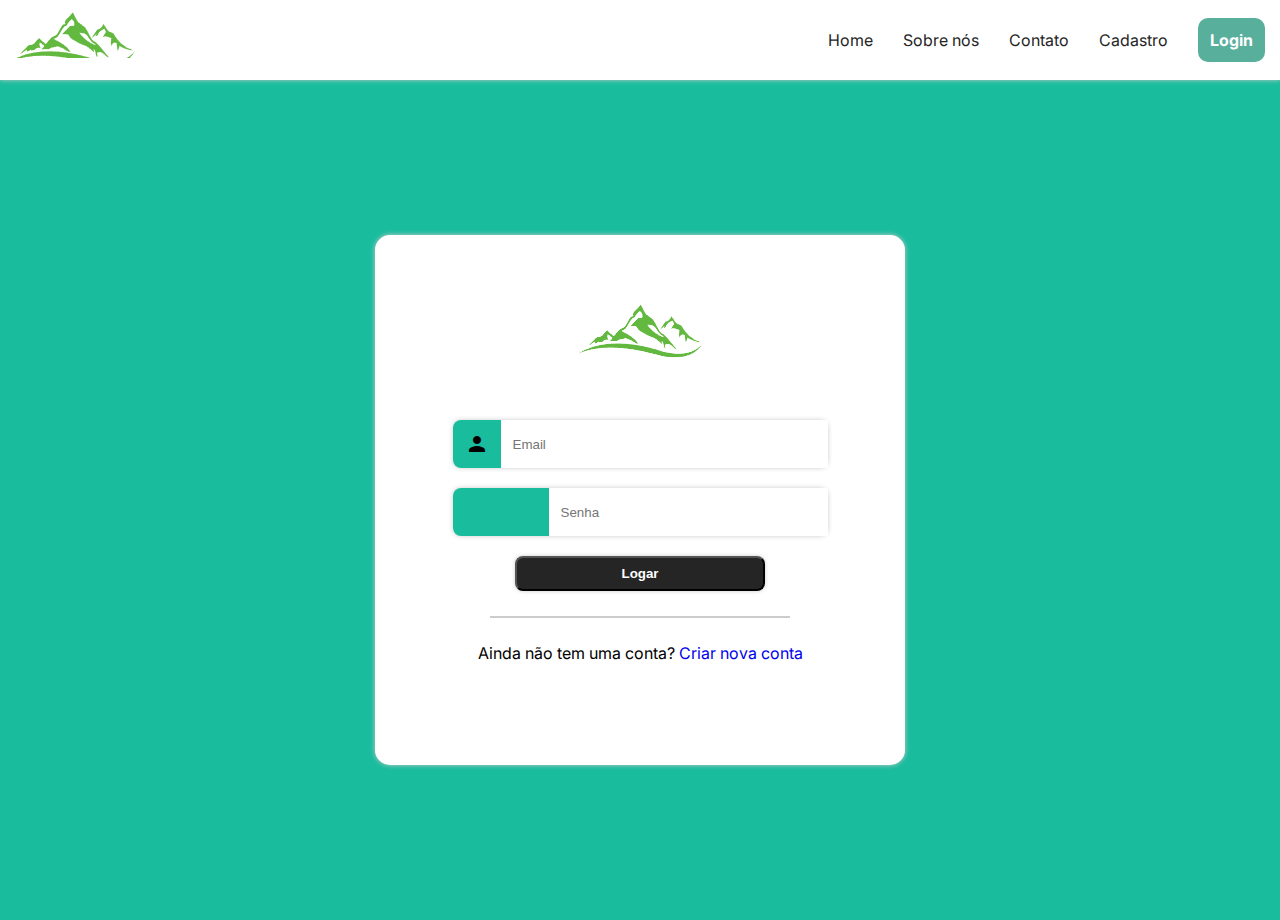
<file: codigo/login.html>
<!DOCTYPE html>
<html lang="pt-br">
<head>

    <script>
        
        let session = sessionStorage.getItem( 'session' );
        
        if( session )
            window.location.href = 'conta.html'

    </script>

    <!-- Meta tags -->
    <meta charset="UTF-8">
    <meta http-equiv="X-UA-Compatible" content="IE=edge">
    <meta name="viewport" content="width=device-width, initial-scale=1.0">

    <!-- Links -->
    <link rel="stylesheet" href="global-styles/style.css">
    <link rel="stylesheet" href="pages-assets/login/css/style.css">
    <link rel="stylesheet" href="header/assets/css/style.css"><!-- Header styles -->
    <link rel="stylesheet" href="https://fonts.googleapis.com/icon?family=Material+Icons">

    <title>Login - Programação em C#</title>

</head>
<body>
    <header>
        <div id="c-maxwidth-header">
            <div id="c-header-logo"></div>
            <span class="material-icons mob-hamburguer">
                menu
            </span>
            <nav>
                <ul>
                    <li>
                        <a href="index.html">
                            Home
                        </a> 
                    </li>
                    <li>
                        <a href="sobre-nos.html">
                            Sobre nós
                        </a>
                    </li>
                    <li>
                        <a href="contato.html">
                            Contato
                        </a>
                    </li>
                    <li>
                        <a href="cadastro.html">
                            Cadastro
                        </a>
                    </li>
                    <li>
                        <a class="login-btn-nav-header" href="login.html">
                            Login
                        </a>
                    </li>
                </ul>
            </nav>
        </div>
    </header>
    <main>
        <div id="c-form-login">
            <div class="logo-site-image"></div>
            <form name="form-login-site" class="form-login-site">
                <div class="input-field-form">
                    <i class="material-icons">
                        person
                    </i>
                    <input placeholder="Email" value="" type="text" id="user-email-user">
                </div>
                <div class="input-field-form">
                    <i class="material-icons">
                        key
                    </i>
                    <input placeholder="Senha" value="" type="password" id="senha-user">
                </div>
                <div class="c-button-login">
                    <button type="button" onclick="login()">
                        Logar
                    </button>
                </div>
            </form>
            <div class="divider-login"></div>
            <div class="c-register-text">
                <p>
                    Ainda não tem uma conta? <a href="cadastro.html">Criar nova conta</a>
                </p>
            </div>
        </div>
    </main>
    <!-- Scripts -->
    <script type="text/javascript" src="header/assets/js/script.js"></script>
    <script type="text/javascript" src="global/js/db-actions.js"></script>
    <script type="text/javascript" src="pages-assets/login/js/script.js"></script>
</body>
</html>
</file>
<file: codigo/global-styles/style.css>
:root{
    --primaryColorGlobal: #58AF9C;
}
.row{
    display: flex;
    flex-direction: row;
}
</file>
<file: codigo/header/assets/css/style.css>
header{    
    box-shadow: 0 0 0.3em #ccc;
    min-height: 80px;
    height: 80px;
}
header #c-maxwidth-header{
    max-width: 1300px;
    margin: auto;
    display: flex;
    align-items: center;
    flex-direction: row;
    height: 100%;
}
header #c-header-logo{
    width: 35%;
}
header nav{
    width: 65%;
    text-align: end;
}
header nav ul{
    list-style-type:none;
    display: flex;
    justify-content: end;
}
header nav li a{
    margin: 0px 15px;
    cursor: pointer;
}
header nav li .login-btn-nav-header{
    background-color: var( --primaryColorGlobal );
    padding: 12px;
    border-radius: 10px;
    color: white;
    font-weight: bold;
}
#c-header-logo{
    background-image: url( '../../../project-assets/logo-csharp.png' );
    background-position: left;
    background-repeat: no-repeat;
    height: 50px;
    margin-top: -15px;
}

.mob-hamburguer{
    background-color: var( --primaryColorGlobal );
    color: white;
    padding: 10px;
    border-radius: 12px;
    margin-right: 10px;
    display: none !important;
}

@media screen and ( max-width: 768px ){
    header nav{
        position: absolute;
        margin-top: 330px;
        background-color: white;
        width: 100%;
        text-align: start;
        box-shadow: 0 0 0.3em #25252569;
    }
    header nav ul{
        padding: 0;
        display: block;
    }
    header nav ul li{
        border: solid;
        border-width: 0px 0px 1px 0px;
        border-color: #ccc;
    }
    header nav li a{
        color: #252525;
        font-weight: bold;
        padding: 10px;
        display: block;
    }
    header nav li .login-btn-nav-header{
        background-color: #fff;
        color: #252525;
        display: block;
    }
    header #c-maxwidth-header{
        justify-content: space-between;
    }
    .mob-hamburguer{
        display: block !important;
    }
}
</file>
<file: codigo/pages-assets/home/css/style.css>
@import url('https://fonts.googleapis.com/css2?family=Inter&display=swap');
body{
    margin: 0;
    padding: 0;
    font-family: 'Inter';
}
a{
    text-decoration: none;
}
.row{
    display: flex;
    align-items: center;
}

.bd-masthead{
    /*background: #74ebd5;
    background: -webkit-linear-gradient(to right, #58AF9C, #acb6e5);
    background: linear-gradient(to right, #58AF9C, #acb6e5);*/
    background: rgb(238,174,202);
    background: linear-gradient(0deg, /*rgba(238,174,202,1)*/ #58af9caf 0%, rgba(148,187,233,0.5) 75%);
}
header{
    box-shadow: 0 0 0.8em #252525;
}
#warning-new-visitor{
    font-weight: bold;
    font-weight: 400;
    font-weight: bolder;
}
#warning-new-visitor #badge-warning{
    background-color: #ffe484;
    padding: 10px;
    border-radius: 12px;
    font-weight: bolder;
    box-shadow: 0 0 0.3em #727272;
    font-size: 0.7em;
}
#i-mail-sign-up{
    background-color: #ECE9ED;
    border-radius: 5px;
    border: solid;
    border-width: 0.1em;
    padding: 10px; 
    color: #252525;
    width: 100%;
}
#i-mail-sign-up::placeholder{
    color: #252525;
}
#link-to-sign-up{
    background-color: #f0c014;
    padding: 13px;
    border-radius: 12px;
    font-weight: bolder;
    box-shadow: 0 0 0.3em #25252598;
    cursor: pointer;
    display: block;
}
#link-to-sign-up:hover{
    background-color: #ffe484;
}

#title-page{
    font-size: 4rem; 
    color: black;
}
#sub-title-page{
    font-size: 1.5em;
}

.desktop-center{
    text-align: center;
}

.cta-button{
    display: block;
    width: 75%;
    margin: auto;
    background-color: rgb(29, 202, 29);
    text-align: center;
    color: white;
    font-weight: bold;
    border-radius: 20px;
    padding: 15px;
    margin-top: 35px;
    max-width: 600px;
}

#c-all-content-site{
    background-color: #e9e9e9;
    box-shadow: 0 0 0.1em #636363;
    padding: 15px;
    max-width:900px;
    border-radius: 12px;
    margin-top: 40px;
}
#c-all-content-site li{
    margin-top: 20px;
}

@media screen and ( max-width: 768px ){
    #i-mail-sign-up{
        width: 100%;
    }
    #title-page{
        font-size: 2rem;
    }
    #sub-title-page{
        font-size: 0.9em;
    }
    .desktop-center{
        text-align: start;
    }
    #link-to-sign-up{
        text-align: center;
        border-top-left-radius: 0px;
        border-top-right-radius: 0px;
    }
    #i-mail-sign-up{
        border-bottom-left-radius: 0px;
        border-bottom-right-radius: 0px;
    }
}
</file>
<file: codigo/footer/css/style.css>
footer{
    background-color: #252525;
    border-top-right-radius: 15px;
    border-top-left-radius: 15px;
    padding: 15px;
}
#c-footer-columns{
    max-width: 1300px;
    margin: auto;
}
.column-footer h4{
    font-size: 1.3em;
    color: var( --primaryColorGlobal );
}
.column-footer li{
    color: white;
    margin: 13px 0px;
}
.column-footer li a{
    color: white;
}

footer .copyright-footer{
    background-color: #535353;
    margin: 20px -15px -15px -15px;
    padding: 25px;
    color: white;
    text-align: center;
}
#c-logo-footer{
    background-image: url( '../../project-assets/logo-transparent.png' );
    background-position: center;
    background-repeat: no-repeat;
    height: 50px;
    display: flex;
    align-items: center;
    margin-top: 40px;
}

@media screen and ( max-width: 768px ){

}
</file>
<file: codigo/pages-assets/cadastro/css/style.css>
@import url('https://fonts.googleapis.com/css2?family=Inter&display=swap');

/* Classes auxiliares */
.divider-login{    
    background-color: #ccc;
    width: 40%;
    margin: auto;
    height: 2px;
    margin-bottom: 40px;
}
.divider-login i{
    position: absolute;
    background-color: var( --primaryColorGlobal );
    padding: 12px;
    border-radius: 50%;
    margin-top: -25px;
    margin-left: -20px;
}
.row{
    display: flex;
    flex-direction: row;
    align-items: center;
}

body{
    font-family: 'Inter';
    padding: 0px;
    margin: 0;
    height: 100vh;
}
a{
    text-decoration: none;
    color: #252525;
}
main{
    height: calc( 100% - 110px );
    padding: 15px;
}
main #login-call{
    background-color: var( --primaryColorGlobal );
    height: 100%;
    display: flex;
    align-items: center;
    border-radius: 15px;
}
#login-call #c-login{
    text-align: center;
    padding: 15px;
    display: block;
    color: white;
}
#login-call h2{
    font-size: 2.5em;
    font-weight: bold;
}
#login-call p{
    margin-bottom: 25px;
    font-weight: 400;
}
#login-call a{
    border:solid;
    border-width: 2px;
    border-radius: 20px;
    padding: 15px 80px;
    font-weight: bold;
    cursor: pointer;
    color: white;
}
#login-call a:hover{
    background-color: white;
    color: var( --primaryColorGlobal );
}

#create-account-side{    
    display: flex;
    align-items: center;    
    overflow-y: auto;
    height: 100%;
    padding: 0;
}
#create-account-side #c-center-form-create-account{
    text-align: center;
    width: 100%;
    height: 100%;
}
#create-account-side h1{
    text-align: center;
    color: var( --primaryColorGlobal );
    font-size: 2.5em;
}
#create-account-side #c-social-login-types{
    justify-content: center;
}
#create-account-side #c-social-login-types object{
    border: solid;
    border-width: 1px;
    margin: 0px 15px;
    padding: 5px;
    border-radius: 50%;
}
#s-escolaridade-options{
    width: 100%;
    background-color: rgba(0,0,0,0);
    padding: 10px;
    border-radius: 12px;
}
#create-account-side form{
    width: 50%;
    margin: auto;
    padding-bottom: 50px;
}
#create-account-side form .c-input-account-new{
    background-color: #ECF0F1;
    width: 95%;
    border: none;
    padding: 5px;
    display: flex;
    align-items: center;
    border-radius: 3px;
    margin: 20px 0px;
}
.c-input-account-new i{
    font-size: 35px;
    margin-right: 10px;
    color: #a9aaaa;
}
.c-input-account-new input{
    padding: 5px;
    background-color: rgba(0,0,0,0);
    width: 100%;
    border: none;
}
.c-input-account-new input:focus{
    outline: none;
}
.c-input-account-new input::placeholder{
    font-weight: bold;
    font-size: 1.3em;
}
#create-account-side form button{
    width: 50%;
    margin:30px auto;
    justify-content: space-between;
    background-color: var( --primaryColorGlobal );
    color: white;
    border: none;
    padding: 10px;
    font-size: 1.3em;
    border-radius: 15px;
    box-shadow: 0 0 0.3em #ccc;
    cursor: pointer;
}

@media screen and ( max-width: 768px ){
    #login-call{
        display: none !important;
    }
    #create-account-side{
        overflow-y: none;
    }
    #create-account-side form{
        width: 100%;
    }
}
</file>
<file: codigo/pages-assets/conta/css/style.css>
a{
    text-decoration: none !important;
}
header a{
    color: #252525;
}

/* Nav */
#nav-dash-conta{
    border: solid;
    border-width: 1px 1px 0px 0px;
    height: calc( 100vh - 80px );
    width: 20%;
    border-color: #ccc;
}
#c-user-picture{
    width: 80%;
    margin: auto;
    text-align: center;
    padding-top: 30px;
}
#c-user-picture i{
    font-size: 6rem;
    border: solid;
    border-radius: 50%;
    color: var( --primaryColorGlobal );
}
#c-user-picture h2{
    font-size: 1.5em;
}
#c-list-options-dash{
    margin-top: 50px;
}
#c-list-options-dash ul{
    list-style: none;
    padding: 0;
}
#c-list-options-dash ul li{
    padding: 10px;
    border: solid;
    border-width: 1px 0px 0px 0px;
    display: flex;
    align-items: center;
    justify-content: space-between;
}
#c-list-options-dash ul li i{
    font-size: 1em;
}
#c-list-options-dash ul li:last-child{
    border-width: 1px 0px 1px 0px;
}
#c-list-options-dash ul li a{
    color: #252525;
    font-weight: 600;
}
#c-list-options-dash ul li:hover{
    color: white;
    background-color: var( --primaryColorGlobal );
    cursor: pointer;
}
#c-list-options-dash ul li:hover a{
    color: white;
    font-weight: 600;
}

#main-dash-content{
    background-color: #cccccc2d;
    width: 80%;
    height: calc( 100vh - 80px );
}
#user-avatar{
    width: 120px;
}
.hamburguer-conta{
    background-color: var( --primaryColorGlobal );
    color: white;
    padding: 8px;
    border-radius: 12px;
    margin-top: -12px;
}

#c-menu-hamburguer{
    display: none !important;
}

#c-logo-header-account{
    text-align: start;
}

@media screen and ( max-width: 768px ) {
    #main-dash-content{
        width: 100%;
    }
    #nav-dash-conta{
        position: absolute;
        width: 85%;
        background-color: #fff;
        z-index: 10000;
    }
    #c-menu-hamburguer{
        display: flex !important;
    }
    #c-logo-header-account{
        text-align: end;
    }
}
</file>
<file: codigo/pages-assets/contato/css/style.css>
@import url('https://fonts.googleapis.com/css2?family=Inter&display=swap');
body{
    padding: 0;
    margin: 0;
    font-family: 'Inter';
}
a{
    text-decoration: none;
}
.row{
    display: flex;
    flex-direction: row;
}

#c-contato{
    height: 300px;
    background-color: var( --primaryColorGlobal );
    margin: 200px 0px;
}
#c-contato #c-info-contato{
    margin-top: -60px;
}
#c-contato #c-info-contato h1{
    color: white;
    font-size: 1.5em;
}
#c-contato #c-info-contato .c-contact-types{
    margin: 15px 0px;
}

#c-contato #c-form-contato{
    height: 150%;
    background-color: white;
    box-shadow: 0 0 0.8em #ccc;
    padding: 25px;
    border: solid;
    border-width: 1px;
    border-color: #717171;
    border-radius: 12px;
    margin-top: -6%;
}
#c-contato #c-form-contato form{
    height: 100%;
}
#c-form-contato h1{
    margin: 0;
    height: 25%;
    display: flex;
    align-items: center;
    justify-content: center;
    color: var( --primaryColorGlobal );
}
#c-form-contato .c-input-form{
    box-shadow: 0 0 0.3em #ccc;
    padding: 5px;
    margin: 25px 0px;
}
#c-form-contato .c-input-form i{
    margin-right: 10px;
}
#c-form-contato .c-input-form input{
    border: none;
    width: 100%;
}
#c-form-contato .c-button-contato{
    height: 25%;
    display: flex;
    align-items: center;
    justify-content: center;
}
#c-form-contato .c-button-contato button{
    background-color: var( --primaryColorGlobal );
    color: white;
    font-weight: bold;
    padding: 15px;
    width: 50%;
    border: none;
    border-radius: 10px;
    box-shadow: 0 0 0.3em #ccc;
    cursor: pointer;
}
#c-form-contato .c-input-form input:focus{
    outline: none;
}

@media screen and ( max-width: 768px ){
    #c-contato{
        height: 100%;
        margin: 30px 0px;
    }
    #c-contato #c-info-contato{
        padding: 40px 10px;
        margin-top: 0px;
    }
    #c-contato #c-form-contato{
        width: calc( 100% - 10px );
        margin-top: 0px;
        margin: 5px;
    }
}
</file>
<file: codigo/pages-assets/login/css/style.css>
@import url('https://fonts.googleapis.com/css2?family=Inter&display=swap');
body,html{    
    font-family: 'Inter';
    padding: 0px;
    margin: 0;
    background-color: #19BC9D;
}
a{
    text-decoration: none;
}
header{
    background-color: white;
}
header a{
    color: #252525;
}
main{
    height: calc( 100vh - 60px );
    display: flex;
    align-items: center;
}
.logo-site-image{
    background-image: url( "../../../project-assets/logo-transparent.png" );
    min-height: 150px;
    background-repeat: no-repeat;
    background-position: center;
}
#c-form-login{
    height: 100%;
    min-width: 500px;
    height: 500px;
    box-shadow: 0 0 0.3em #ccc;
    background-color: white;
    border-radius: 15px;
    padding: 15px;
    margin: 10px auto;
}
.form-login-site .input-field-form{
    margin: 20px auto;
    width: 75%;
    border-radius: 8px;
    box-shadow: 0 0 0.3em #ccc;
    display: flex;
    flex-direction: row;
}
.form-login-site .input-field-form i{
    background-color: #19BC9D;
    padding: 12px;
    border-top-left-radius: 8px;
    border-bottom-left-radius: 8px;
}
.form-login-site .input-field-form input{
    width: 100%;
    margin-left: 10px;
    border:none;
}
.form-login-site .input-field-form input:focus{
    outline: none;
}
.form-login-site p{
    width: 75%;
    margin: auto;
    margin-bottom: 20px;
}
.form-login-site label{
    font-weight: 700;
    color: #252525;
}
.form-login-site label::after{
    content: ' * ';
    color: red;
    font-size: 14px;
}
.form-login-site input{
    width: 100%;
    border-width: 0px 0px 1px 0px
}
.form-login-site .c-button-login{
    text-align: center;
}
.form-login-site .c-button-login button{
    width: 50%;
    background-color: #252525;
    box-shadow: 0 0 0.3em #ccc;
    color: white;
    font-weight: 700;
    padding: 8px;
    border-radius: 8px;
}
.c-register-text{
    text-align: center;
}

/* Classes auxiliares */
.divider-login{
    width: 60%;
    height: 2px;
    background-color: #ccc;
    margin: 25px auto;
}

/* Aux classes */
.empty-input{
    border: solid;
    border-width: 1px;
    border-color: red !important;
}

@media screen and ( max-width: 768px ){
    #c-form-login{
        min-width: 0px;
    }
    .form-login-site .input-field-form{
        margin: 10px;
        width: calc( 100% - 20px );
    }
}
</file>
